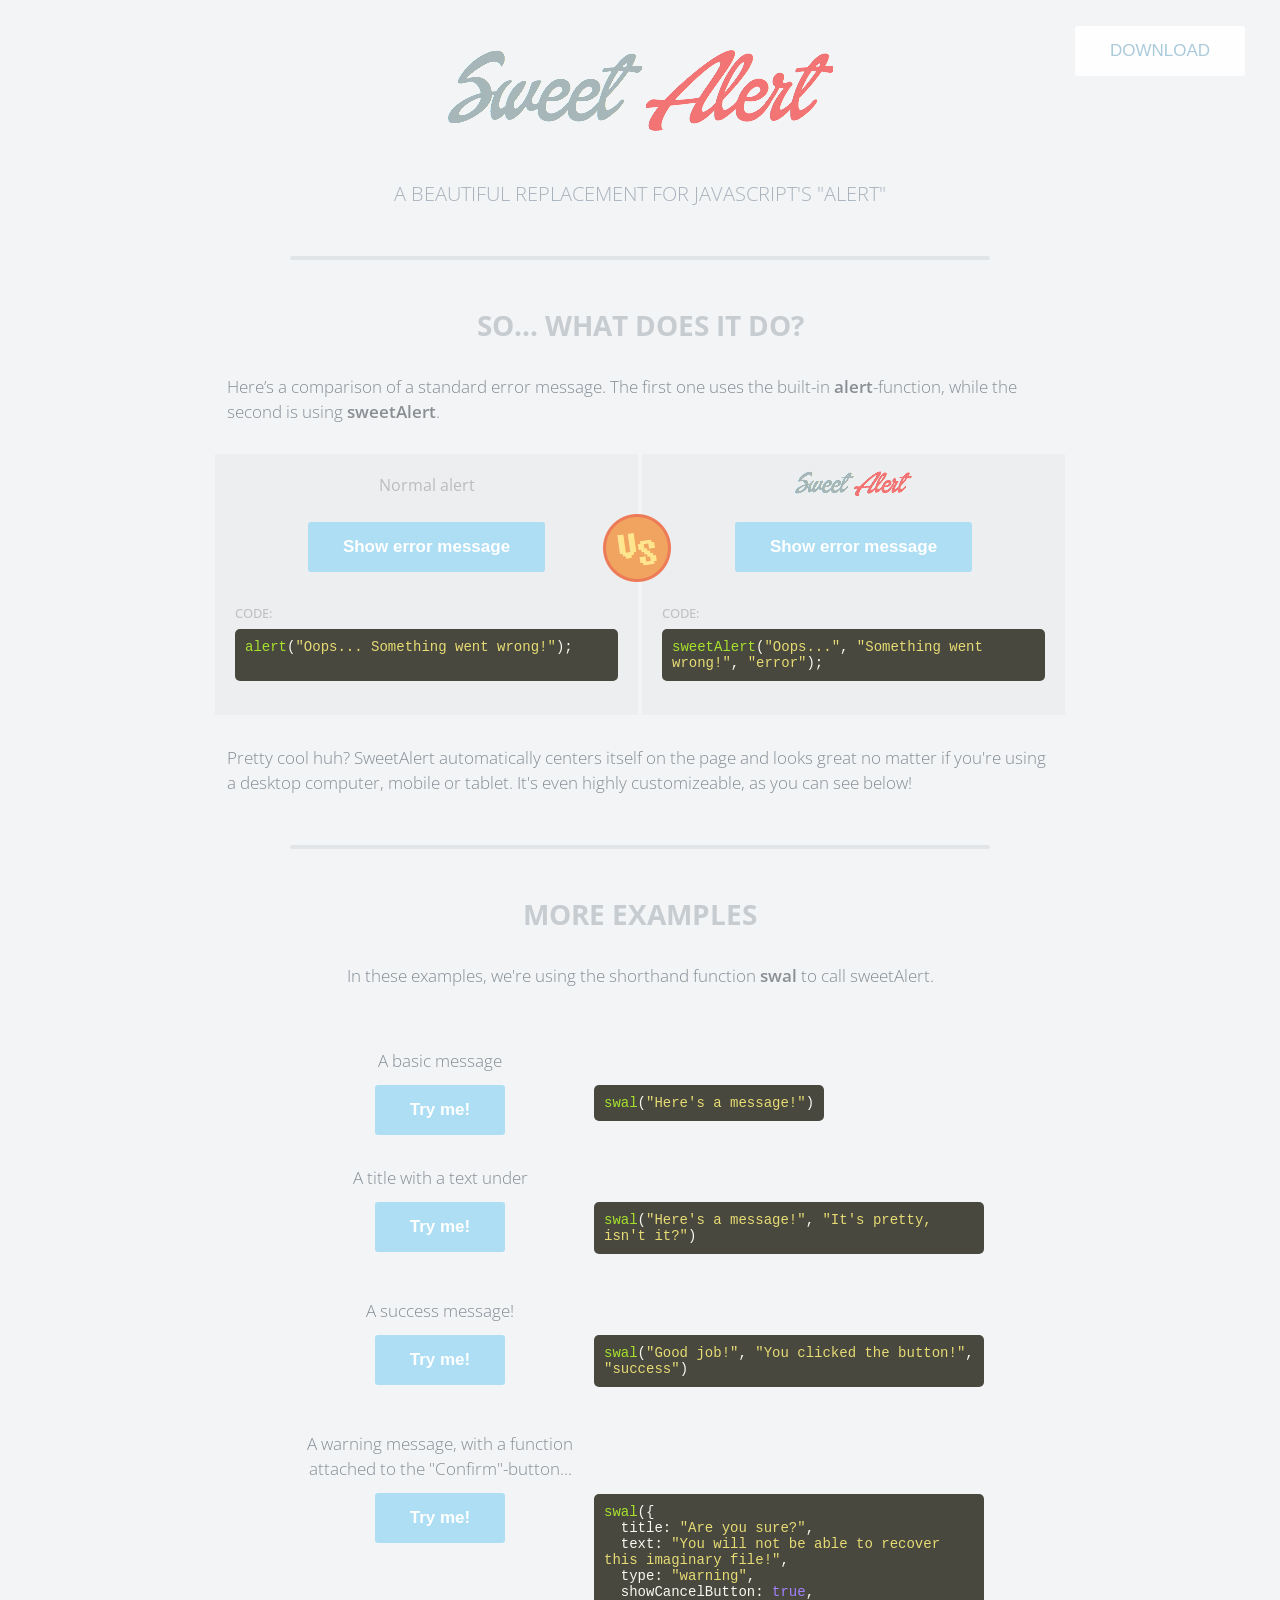
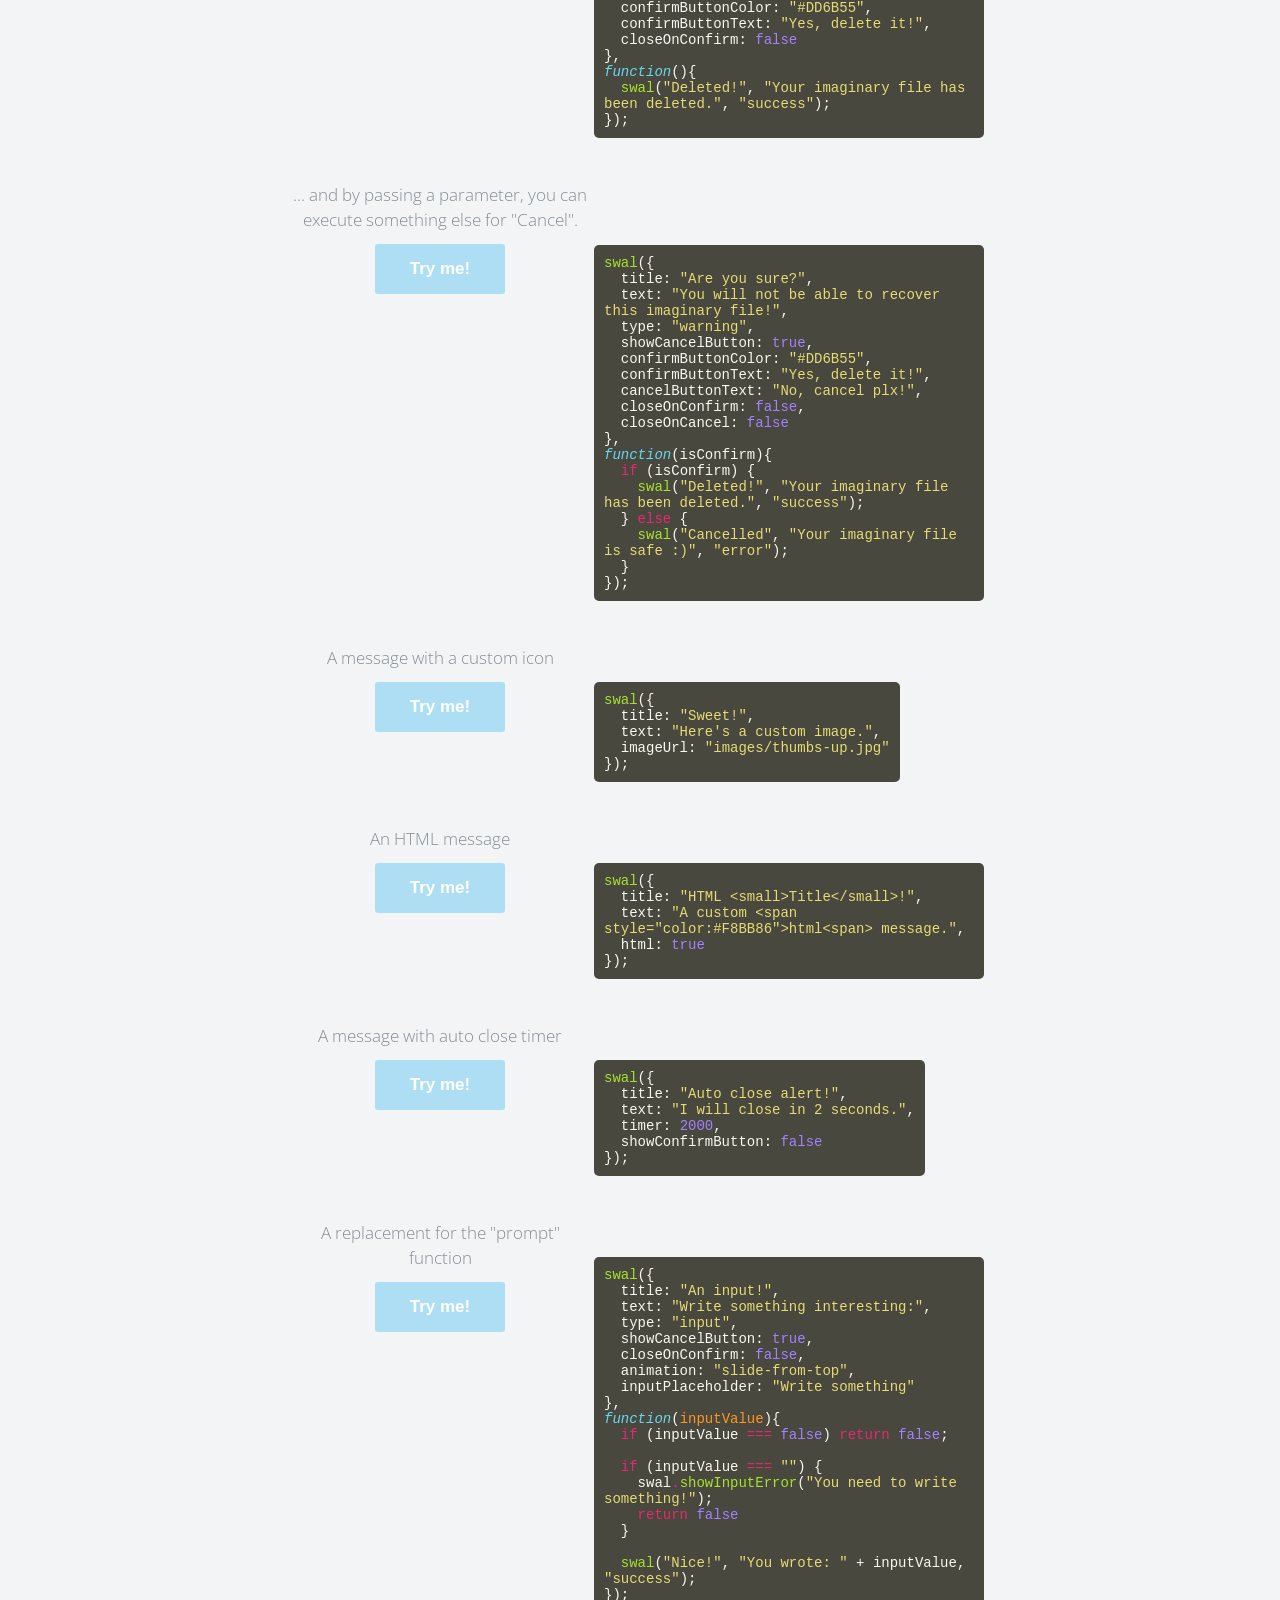
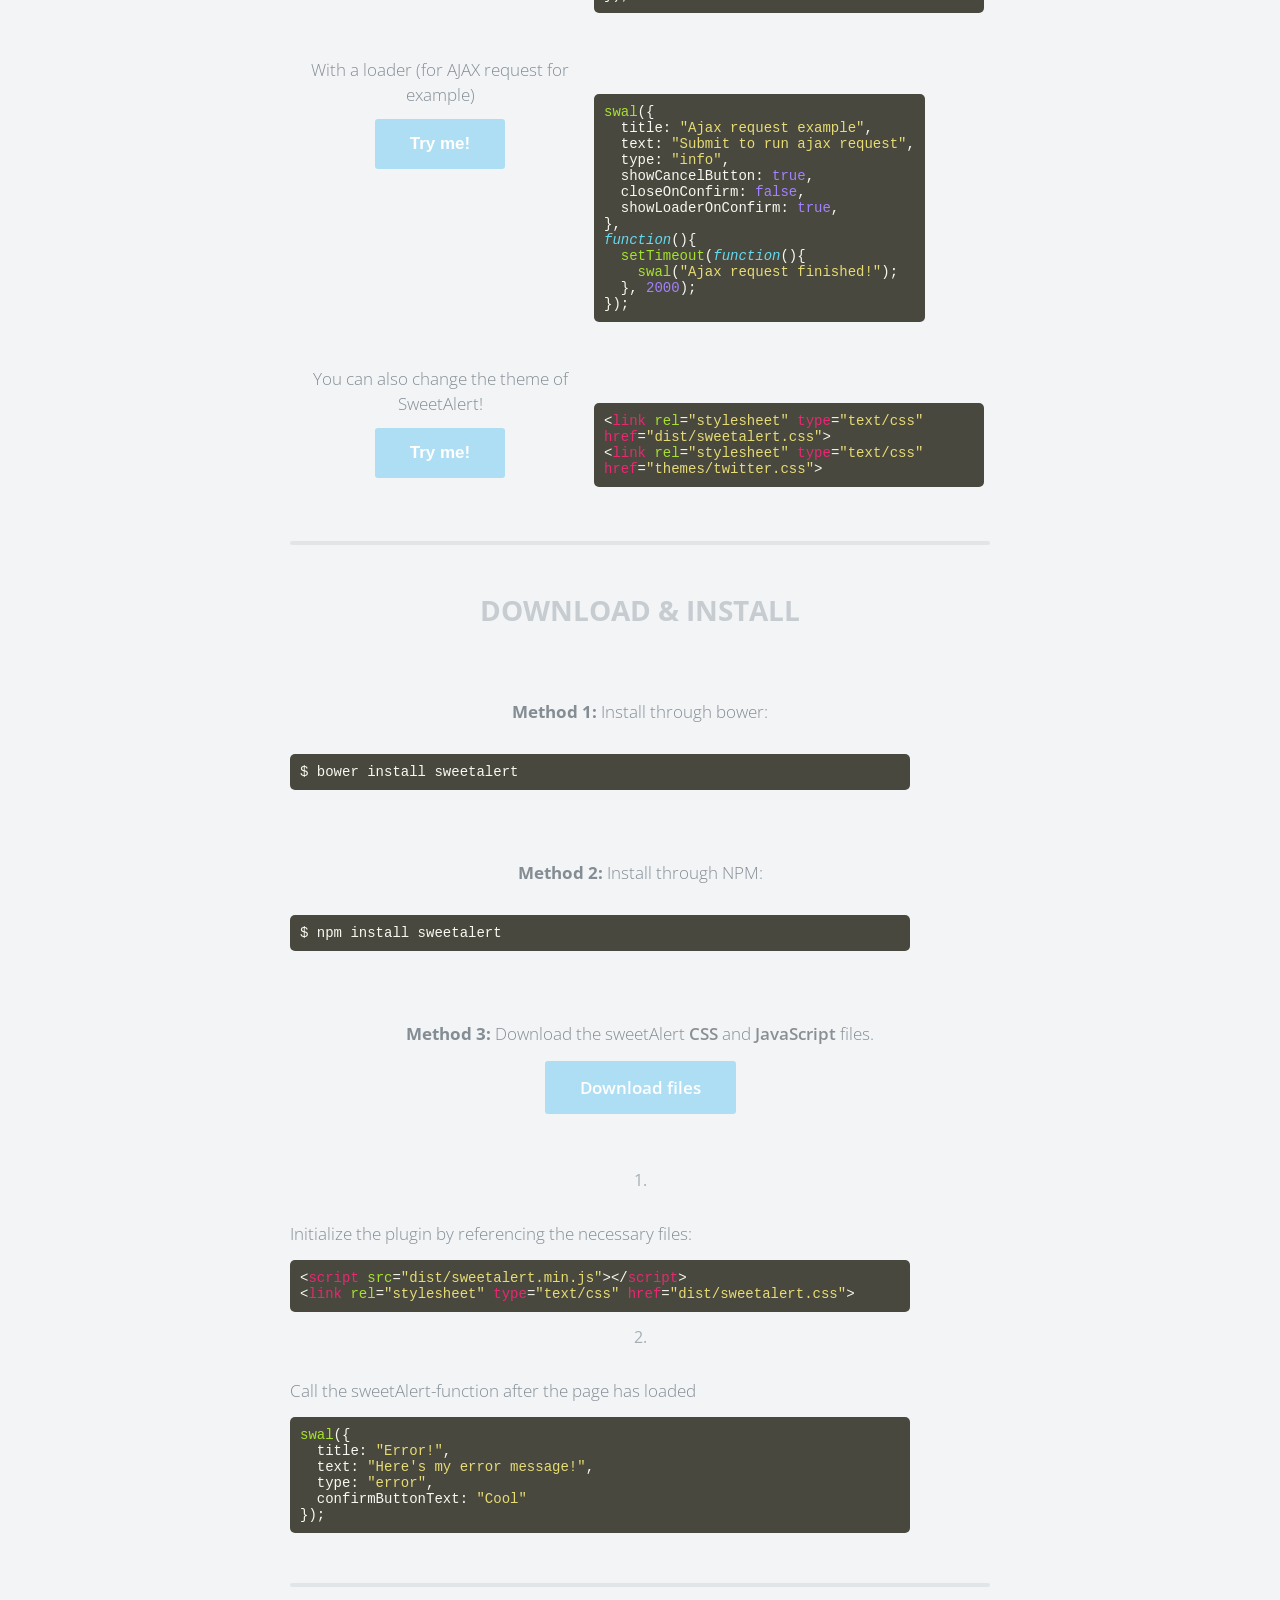
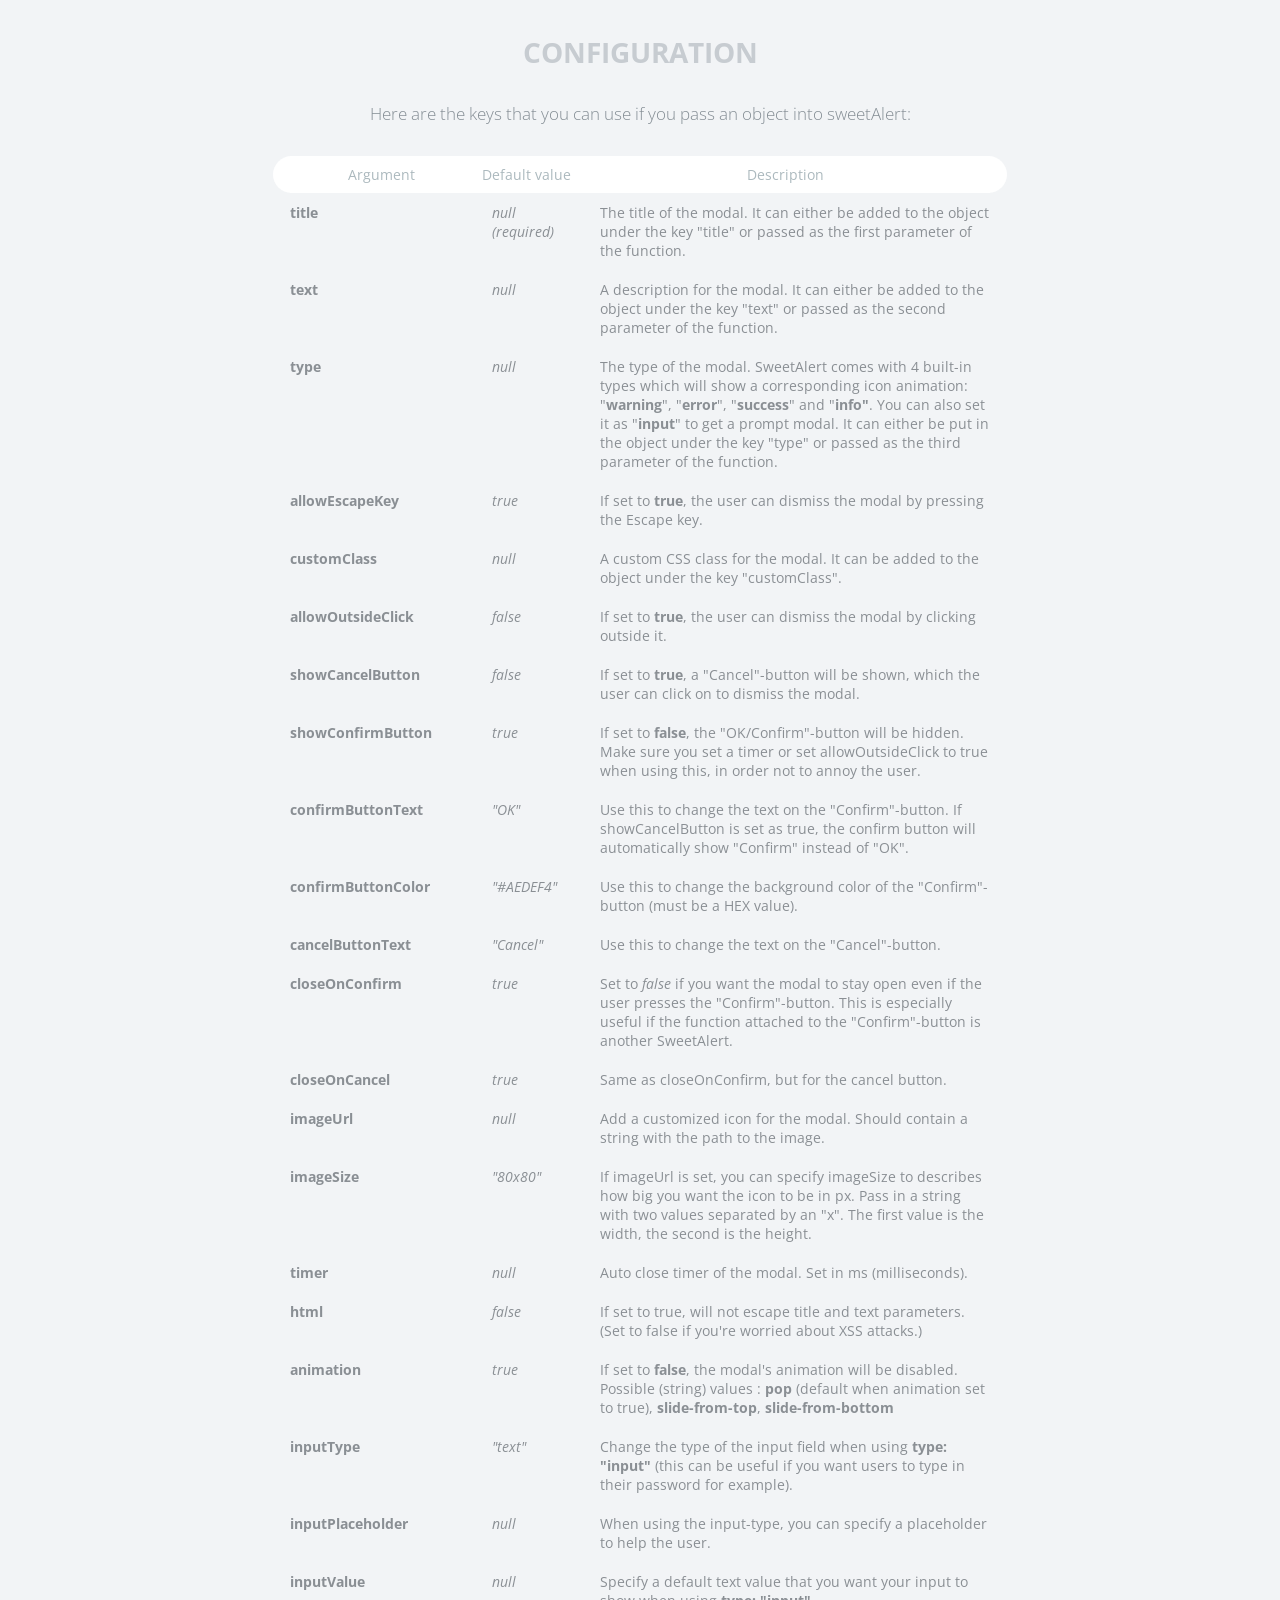
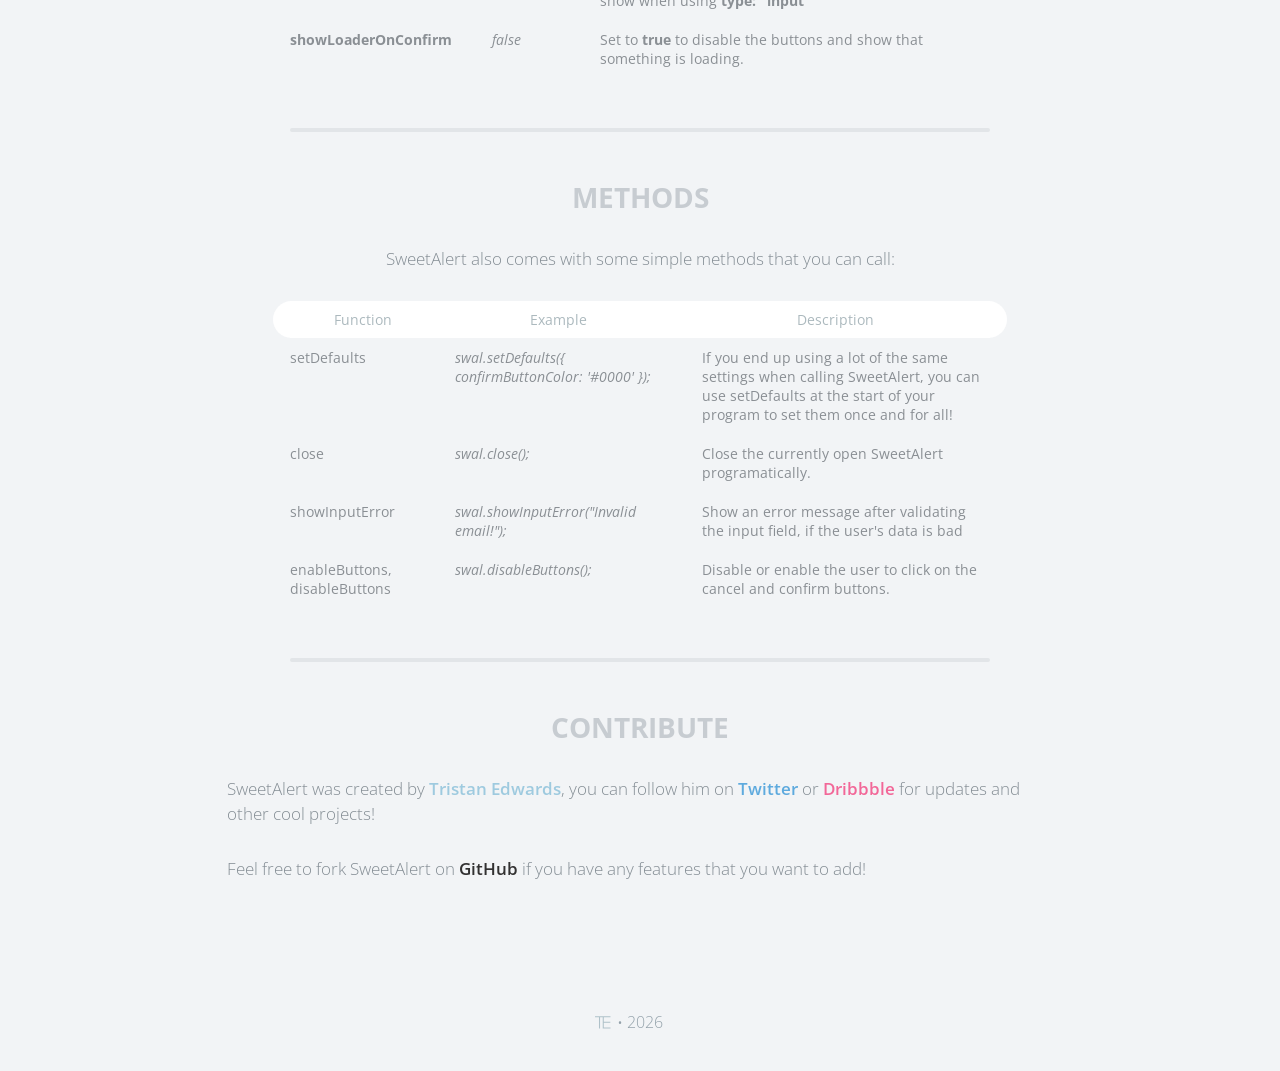
<file: ml_testing/assets/m/index.html>
<!doctype html>

<html>

<head>
  <meta charset="utf-8">
  <meta name="viewport" content="width=device-width, initial-scale=1, maximum-scale=1, user-scalable=0" />
  <title>SweetAlert</title>

  <link rel="stylesheet" href="example/example.css">
  <script src="https://code.jquery.com/jquery-2.1.3.min.js"></script>

  <!-- This is what you need -->
  <script src="dist/sweetalert-dev.js"></script>
  <link rel="stylesheet" href="dist/sweetalert.css">
  <!--.......................-->

</head>

<body>

<h1>Sweet Alert</h1>
<h2>A beautiful replacement for JavaScript's "Alert"</h2>
<button class="download">Download</button>

<!-- What does it do? -->
<h3>So... What does it do?</h3>
<p>Here’s a comparison of a standard error message. The first one uses the built-in <strong>alert</strong>-function, while the second is using <strong>sweetAlert</strong>.</p>

<div class="showcase normal">
	<h4>Normal alert</h4>
	<button>Show error message</button>

	<h5>Code:</h5>
	<pre><span class="attr">alert</span>(<span class="str">"Oops... Something went wrong!"</span>);

	</pre>

	<div class="vs-icon"></div>
</div>

<div class="showcase sweet">
	<h4>Sweet Alert</h4>
	<button>Show error message</button>

	<h5>Code:</h5>
	<pre><span class="attr">sweetAlert</span>(<span class="str">"Oops..."</span>, <span class="str">"Something went wrong!"</span>, <span class="str">"error"</span>);</pre>
</div>

<p>Pretty cool huh? SweetAlert automatically centers itself on the page and looks great no matter if you're using a desktop computer, mobile or tablet. It's even highly customizeable, as you can see below!</p>


<!-- Examples -->
<h3>More examples</h3>

<p class="center">In these examples, we're using the shorthand function <strong>swal</strong> to call sweetAlert.</p>

<ul class="examples">

	<li class="message">
		<div class="ui">
			<p>A basic message</p>
			<button>Try me!</button>
		</div>
		<pre><span class="attr">swal</span>(<span class="str">"Here's a message!"</span>)</pre>
	</li>

	<li class="title-text">
		<div class="ui">
			<p>A title with a text under</p>
			<button>Try me!</button>
		</div>
		<pre><span class="attr">swal</span>(<span class="str">"Here's a message!"</span>, <span class="str">"It's pretty, isn't it?"</span>)</pre>
	</li>

	<li class="success">
		<div class="ui">
			<p>A success message!</p>
			<button>Try me!</button>
		</div>
		<pre><span class="attr">swal</span>(<span class="str">"Good job!"</span>, <span class="str">"You clicked the button!"</span>, <span class="str">"success"</span>)</pre>
	</li>

	<li class="warning confirm">
		<div class="ui">
			<p>A warning message, with a function attached to the "Confirm"-button...</p>
			<button>Try me!</button>
		</div>
		<pre><span class="attr">swal</span>({
&nbsp;&nbsp;title: <span class="str">"Are you sure?"</span>,
&nbsp;&nbsp;text: <span class="str">"You will not be able to recover this imaginary file!"</span>,
&nbsp;&nbsp;type: <span class="str">"warning"</span>,
&nbsp;&nbsp;showCancelButton: <span class="val">true</span>,
&nbsp;&nbsp;confirmButtonColor: <span class="str">"#DD6B55"</span>,
&nbsp;&nbsp;confirmButtonText: <span class="str">"Yes, delete it!"</span>,
&nbsp;&nbsp;closeOnConfirm: <span class="val">false</span>
},
<span class="func"><i>function</i></span>(){
&nbsp;&nbsp;<span class="attr">swal</span>(<span class="str">"Deleted!"</span>, <span class="str">"Your imaginary file has been deleted."</span>, <span class="str">"success"</span>);
});</pre>
	</li>

	<li class="warning cancel">
		<div class="ui">
			<p>... and by passing a parameter, you can execute something else for "Cancel".</p>
			<button>Try me!</button>
		</div>
		<pre><span class="attr">swal</span>({
&nbsp;&nbsp;title: <span class="str">"Are you sure?"</span>,
&nbsp;&nbsp;text: <span class="str">"You will not be able to recover this imaginary file!"</span>,
&nbsp;&nbsp;type: <span class="str">"warning"</span>,
&nbsp;&nbsp;showCancelButton: <span class="val">true</span>,
&nbsp;&nbsp;confirmButtonColor: <span class="str">"#DD6B55"</span>,
&nbsp;&nbsp;confirmButtonText: <span class="str">"Yes, delete it!"</span>,
&nbsp;&nbsp;cancelButtonText: <span class="str">"No, cancel plx!"</span>,
&nbsp;&nbsp;closeOnConfirm: <span class="val">false</span>,
&nbsp;&nbsp;closeOnCancel: <span class="val">false</span>
},
<span class="func"><i>function</i></span>(isConfirm){
&nbsp;&nbsp;<span class="tag">if</span> (isConfirm) {
&nbsp;&nbsp;&nbsp;&nbsp;<span class="attr">swal</span>(<span class="str">"Deleted!"</span>, <span class="str">"Your imaginary file has been deleted."</span>, <span class="str">"success"</span>);
&nbsp;&nbsp;} <span class="tag">else</span> {
	&nbsp;&nbsp;&nbsp;&nbsp;<span class="attr">swal</span>(<span class="str">"Cancelled"</span>, <span class="str">"Your imaginary file is safe :)"</span>, <span class="str">"error"</span>);
&nbsp;&nbsp;}
});</pre>
	</li>

	<li class="custom-icon">
		<div class="ui">
			<p>A message with a custom icon</p>
			<button>Try me!</button>
		</div>
		<pre><span class="attr">swal</span>({
&nbsp;&nbsp;title: <span class="str">"Sweet!"</span>,
&nbsp;&nbsp;text: <span class="str">"Here's a custom image."</span>,
&nbsp;&nbsp;imageUrl: <span class="str">"images/thumbs-up.jpg"</span>
});</pre>
	</li>

	<li class="message-html">
		<div class="ui">
			<p>An HTML message</p>
			<button>Try me!</button>
		</div>
		<pre><span class="attr">swal</span>({
&nbsp;&nbsp;title: <span class="str">"HTML &lt;small&gt;Title&lt;/small&gt;!"</span>,
&nbsp;&nbsp;text: <span class="str">"A custom &lt;span style="color:#F8BB86"&gt;html&lt;span&gt; message."</span>,
&nbsp;&nbsp;html: <span class="val">true</span>
});</pre>
	</li>

	<li class="timer">
		<div class="ui">
			<p>A message with auto close timer</p>
			<button>Try me!</button>
		</div>
		<pre><span class="attr">swal</span>({
&nbsp;&nbsp;title: <span class="str">"Auto close alert!"</span>,
&nbsp;&nbsp;text: <span class="str">"I will close in 2 seconds."</span>,
&nbsp;&nbsp;timer: <span class="val">2000</span>,
&nbsp;&nbsp;showConfirmButton: <span class="val">false</span>
});</pre>
	</li>


	<li class="input">
		<div class="ui">
			<p>A replacement for the "prompt" function</p>
			<button>Try me!</button>
		</div>
		<pre><span class="attr">swal</span>({
&nbsp;&nbsp;title: <span class="str">"An input!"</span>,
&nbsp;&nbsp;text: <span class="str">"Write something interesting:"</span>,
&nbsp;&nbsp;type: <span class="str">"input"</span>,
&nbsp;&nbsp;showCancelButton: <span class="val">true</span>,
&nbsp;&nbsp;closeOnConfirm: <span class="val">false</span>,
&nbsp;&nbsp;animation: <span class="str">"slide-from-top"</span>,
&nbsp;&nbsp;inputPlaceholder: <span class="str">"Write something"</span>
},
<span class="func"><i>function</i></span>(<span class="arg">inputValue</span>){
&nbsp;&nbsp;<span class="tag">if</span> (inputValue <span class="tag">===</span> <span class="val">false</span>) <span class="tag">return</span> <span class="val">false</span>;
&nbsp;&nbsp;
&nbsp;&nbsp;<span class="tag">if</span> (inputValue <span class="tag">===</span> <span class="str">""</span>) {
&nbsp;&nbsp;&nbsp;&nbsp;swal<span class="tag">.</span><span class="attr">showInputError</span>(<span class="str">"You need to write something!"</span>);
&nbsp;&nbsp;&nbsp;&nbsp;<span class="tag">return</span> <span class="val">false</span>
&nbsp;&nbsp;}
&nbsp;&nbsp;
&nbsp;&nbsp;<span class="attr">swal</span>(<span class="str">"Nice!"</span>, <span class="str">"You wrote: "</span> + inputValue, <span class="str">"success"</span>);
});</pre>
	</li>

  <li class="ajax">
    <div class="ui">
			<p>With a loader (for AJAX request for example)</p>
			<button>Try me!</button>
		</div>
		<pre><span class="attr">swal</span>({
&nbsp;&nbsp;title: <span class="str">"Ajax request example"</span>,
&nbsp;&nbsp;text: <span class="str">"Submit to run ajax request"</span>,
&nbsp;&nbsp;type: <span class="str">"info"</span>,
&nbsp;&nbsp;showCancelButton: <span class="val">true</span>,
&nbsp;&nbsp;closeOnConfirm: <span class="val">false</span>,
&nbsp;&nbsp;showLoaderOnConfirm: <span class="val">true</span>,
},
<span class="func"><i>function</i></span>(){
&nbsp;&nbsp;<span class="attr">setTimeout</span>(<span class="func"><i>function</i></span>(){
&nbsp;&nbsp;&nbsp;&nbsp;<span class="attr">swal</span>(<span class="str">"Ajax request finished!"</span>);
&nbsp;&nbsp;}, <span class="val">2000</span>);
});</pre>
	</li>

	<li class="theme">
		<div class="ui">
			<p>You can also change the theme of SweetAlert!</p>
			<button>Try me!</button>
		</div>
		<pre>&lt;<span class="tag">link</span> <span class="attr">rel</span>=<span class="str">"stylesheet"</span> <span class="tag">type</span>=<span class="str">"text/css"</span> <span class="tag">href</span>=<span class="str">"dist/sweetalert.css"</span>&gt;
			&lt;<span class="tag">link</span> <span class="attr">rel</span>=<span class="str">"stylesheet"</span> <span class="tag">type</span>=<span class="str">"text/css"</span> <span class="tag">href</span>=<span class="str">"themes/twitter.css"</span>&gt;</pre>
	</li>

</ul>


<!-- Download & Install -->
<h3 id="download-section">Download & install</h3>

<div class="center-container">
	<p class="center"><b>Method 1:</b> Install through bower:</p>
	<pre class="center">$ bower install sweetalert</pre>
</div>

<div class="center-container">
	<p class="center"><b>Method 2:</b> Install through NPM:</p>
	<pre class="center">$ npm install sweetalert</pre>
</div>

<p class="center"><b>Method 3:</b> Download the sweetAlert <strong>CSS</strong> and <strong>JavaScript</strong> files.</p>

<a class="button" href="https://github.com/t4t5/sweetalert/archive/master.zip" download>Download files</a>

<ol>
	<li>
		<p>Initialize the plugin by referencing the necessary files:</p>
		<pre>&lt;<span class="tag">script</span> <span class="attr">src</span>=<span class="str">"dist/sweetalert.min.js"</span>&gt;&lt;/<span class="tag">script</span>&gt;
&lt;<span class="tag">link</span> <span class="attr">rel</span>=<span class="str">"stylesheet"</span> <span class="tag">type</span>=<span class="str">"text/css"</span> <span class="tag">href</span>=<span class="str">"dist/sweetalert.css"</span>&gt;</pre>
	</li>

	<li>
		<p>Call the sweetAlert-function after the page has loaded</p>
		<pre><span class="attr">swal</span>({
&nbsp;&nbsp;title: <span class="str">"Error!"</span>,
&nbsp;&nbsp;text: <span class="str">"Here's my error message!"</span>,
&nbsp;&nbsp;type: <span class="str">"error"</span>,
&nbsp;&nbsp;confirmButtonText: <span class="str">"Cool"</span>
});
</pre>
	</li>
</ol>



<!-- Configuration -->
<h3>Configuration</h3>

<p class="center">Here are the keys that you can use if you pass an object into sweetAlert:</p>

<table>
	<tr class="titles">
		<th>
			<div class="border-left"></div>
			Argument
		</th>
		<th>Default value</th>
		<th>
			<div class="border-right"></div>
			Description
		</th>
	</tr>
	<tr>
		<td><b>title</b></td>
		<td><i>null (required)</i></td>
		<td>The title of the modal. It can either be added to the object under the key "title" or passed as the first parameter of the function.</td>
	</tr>
	<tr>
		<td><b>text</b></td>
		<td><i>null</i></td>
		<td>A description for the modal. It can either be added to the object under the key "text" or passed as the second parameter of the function.</td>
	</tr>
	<tr>
		<td><b>type</b></td>
		<td><i>null</i></td>
		<td>The type of the modal. SweetAlert comes with 4 built-in types which will show a corresponding icon animation: "<strong>warning</strong>", "<strong>error</strong>", "<strong>success</strong>" and "<strong>info"</strong>. You can also set it as "<strong>input</strong>" to get a prompt modal. It can either be put in the object under the key "type" or passed as the third parameter of the function.</td>
	</tr>
    <tr>
      <td><b>allowEscapeKey</b></td>
      <td><i>true</i></td>
      <td>If set to <strong>true</strong>, the user can dismiss the modal by pressing the Escape key.</td>
    </tr>
	<tr>
		<td><b>customClass</b></td>
		<td><i>null</i></td>
		<td>A custom CSS class for the modal. It can be added to the object under the key "customClass".</td>
	</tr>
	<tr>
		<td><b>allowOutsideClick</b></td>
		<td><i>false</i></td>
		<td>If set to <strong>true</strong>, the user can dismiss the modal by clicking outside it.</td>
	</tr>
	<tr>
		<td><b>showCancelButton</b></td>
		<td><i>false</i></td>
		<td>If set to <strong>true</strong>, a "Cancel"-button will be shown, which the user can click on to dismiss the modal.</td>
	</tr>
	<tr>
		<td><b>showConfirmButton</b></td>
		<td><i>true</i></td>
		<td>If set to <strong>false</strong>, the "OK/Confirm"-button will be hidden. Make sure you set a timer or set allowOutsideClick to true when using this, in order not to annoy the user.</td>
	</tr>
	<tr>
		<td><b>confirmButtonText</b></td>
		<td><i>"OK"</i></td>
		<td>Use this to change the text on the "Confirm"-button. If showCancelButton is set as true, the confirm button will automatically show "Confirm" instead of "OK".</td>
	</tr>
	<tr>
		<td><b>confirmButtonColor</b></td>
		<td><i>"#AEDEF4"</i></td>
		<td>Use this to change the background color of the "Confirm"-button (must be a HEX value).</td>
	</tr>
	<tr>
		<td><b>cancelButtonText</b></td>
		<td><i>"Cancel"</i></td>
		<td>Use this to change the text on the "Cancel"-button.</td>
	</tr>
	<tr>
		<td><b>closeOnConfirm</b></td>
		<td><i>true</i></td>
		<td>Set to <i>false</i> if you want the modal to stay open even if the user presses the "Confirm"-button. This is especially useful if the function attached to the "Confirm"-button is another SweetAlert.</td>
	</tr>
	<tr>
		<td><b>closeOnCancel</b></td>
		<td><i>true</i></td>
		<td>Same as closeOnConfirm, but for the cancel button.</td>
	</tr>
	<tr>
		<td><b>imageUrl</b></td>
		<td><i>null</i></td>
		<td>Add a customized icon for the modal. Should contain a string with the path to the image.</td>
	</tr>
	<tr>
		<td><b>imageSize</b></td>
		<td><i>"80x80"</i></td>
		<td>If imageUrl is set, you can specify imageSize to describes how big you want the icon to be in px. Pass in a string with two values separated by an "x". The first value is the width, the second is the height.</td>
	</tr>
	<tr>
		<td><b>timer</b></td>
		<td><i>null</i></td>
		<td>Auto close timer of the modal. Set in ms (milliseconds).</td>
	</tr>
	<tr>
		<td><b>html</b></td>
		<td><i>false</i></td>
		<td>If set to true, will not escape title and text parameters. (Set to false if you're worried about XSS attacks.)</td>
	</tr>
	<tr>
		<td><b>animation</b></td>
		<td><i>true</i></td>
		<td>If set to <strong>false</strong>, the modal's animation will be disabled. Possible (string) values : <strong>pop</strong> (default when animation set to true), <strong>slide-from-top</strong>, <strong>slide-from-bottom</strong></td>
	</tr>
	<tr>
		<td><b>inputType</b></td>
		<td><i>"text"</i></td>
		<td>Change the type of the input field when using <strong>type: "input"</strong> (this can be useful if you want users to type in their password for example).</td>
	</tr>
	<tr>
		<td><b>inputPlaceholder</b></td>
		<td><i>null</i></td>
		<td>When using the input-type, you can specify a placeholder to help the user.</td>
	</tr>
	<tr>
		<td><b>inputValue</b></td>
		<td><i>null</i></td>
		<td>Specify a default text value that you want your input to show when using <strong>type: "input"</strong></td>
	</tr>
	<tr>
		<td><b>showLoaderOnConfirm</b></td>
		<td><i>false</i></td>
    <td>Set to <strong>true</strong> to disable the buttons and show that something is loading.</td>
	</tr>
</table>


<!-- Methods -->
<h3>Methods</h3>

<p class="center">SweetAlert also comes with some simple methods that you can call:</p>

<table>
	<tr class="titles">
		<th>
			<div class="border-left"></div>
			Function
		</th>
		<th>Example</th>
		<th>
			<div class="border-right"></div>
			Description
		</th>
	</tr>
	<tr>
		<td>setDefaults</td>
		<td><i>swal.setDefaults({ confirmButtonColor: '#0000' });</i></td>
		<td>If you end up using a lot of the same settings when calling SweetAlert, you can use setDefaults at the start of your program to set them once and for all!</td>
	</tr>
	<tr>
		<td>close</td>
		<td><i>swal.close();</i></td>
		<td>Close the currently open SweetAlert programatically.</td>
	</tr>
	<tr>
		<td>showInputError</td>
		<td><i>swal.showInputError("Invalid email!");</i></td>
		<td>Show an error message after validating the input field, if the user's data is bad</td>
	</tr>
	<tr>
		<td>enableButtons, disableButtons</td>
		<td><i>swal.disableButtons();</i></td>
		<td>Disable or enable the user to click on the cancel and confirm buttons.</td>
	</tr>
</table>



<!-- Contribute -->
<h3>Contribute</h3>
<p>SweetAlert was created by <a href="http://tristanedwards.me" target="_blank">Tristan Edwards</a>, you can follow him on <a href="https://twitter.com/t4t5" target="_blank" class="twitter">Twitter</a> or <a href="https://dribbble.com/tristanedwards" target="_blank" class="dribbble">Dribbble</a> for updates and other cool projects!</p>
<p>Feel free to fork SweetAlert on <a href="https://github.com/t4t5/sweetalert" class="github">GitHub</a> if you have any features that you want to add!</p>


<footer>
	<span class="te-logo">TE</span> • <script>document.write(new Date().getFullYear())</script>
</footer>


<script>

document.querySelector('button.download').onclick = function(){
	$("html, body").animate({ scrollTop: $("#download-section").offset().top }, 1000);
};

document.querySelector('.showcase.normal button').onclick = function(){
	alert("Oops... Something went wrong!");
};

document.querySelector('.showcase.sweet button').onclick = function(){
	swal("Oops...", "Something went wrong!", "error");
};

document.querySelector('ul.examples li.message button').onclick = function(){
	swal("Here's a message!");
};

document.querySelector('ul.examples li.timer button').onclick = function(){
	swal({
		title: "Auto close alert!",
		text: "I will close in 2 seconds.",
		timer: 2000,
		showConfirmButton: false
	});
};

document.querySelector('ul.examples li.title-text button').onclick = function(){
	swal("Here's a message!", "It's pretty, isn't it?");
};

document.querySelector('ul.examples li.success button').onclick = function(){
	swal("Good job!", "You clicked the button!", "success");
};

document.querySelector('ul.examples li.warning.confirm button').onclick = function(){
	swal({
		title: "Are you sure?",
		text: "You will not be able to recover this imaginary file!",
		type: "warning",
		showCancelButton: true,
		confirmButtonColor: '#DD6B55',
		confirmButtonText: 'Yes, delete it!',
		closeOnConfirm: false
	},
	function(){
		swal("Deleted!", "Your imaginary file has been deleted!", "success");
	});
};

document.querySelector('ul.examples li.warning.cancel button').onclick = function(){
	swal({
		title: "Are you sure?",
		text: "You will not be able to recover this imaginary file!",
		type: "warning",
		showCancelButton: true,
		confirmButtonColor: '#DD6B55',
		confirmButtonText: 'Yes, delete it!',
		cancelButtonText: "No, cancel plx!",
		closeOnConfirm: false,
		closeOnCancel: false
	},
	function(isConfirm){
    if (isConfirm){
      swal("Deleted!", "Your imaginary file has been deleted!", "success");
    } else {
      swal("Cancelled", "Your imaginary file is safe :)", "error");
    }
	});
};

document.querySelector('ul.examples li.custom-icon button').onclick = function(){
	swal({
		title: "Sweet!",
		text: "Here's a custom image.",
		imageUrl: 'example/images/thumbs-up.jpg'
	});
};

document.querySelector('ul.examples li.message-html button').onclick = function(){
	swal({
		title: "HTML <small>Title</small>!",
		text: 'A custom <span style="color:#F8BB86">html<span> message.',
		html: true
	});
};

document.querySelector('ul.examples li.input button').onclick = function(){
	swal({
		title: "An input!",
		text: 'Write something interesting:',
		type: 'input',
		showCancelButton: true,
		closeOnConfirm: false,
		animation: "slide-from-top",
		inputPlaceholder: "Write something",
	},
	function(inputValue){
		if (inputValue === false) return false;

		if (inputValue === "") {
			swal.showInputError("You need to write something!");
			return false;
		}
    
		swal("Nice!", 'You wrote: ' + inputValue, "success");

	});
};

document.querySelector('ul.examples li.theme button').onclick = function() {
	swal({
		title: "Themes!",
		text: "Here's the Twitter theme for SweetAlert!",
		confirmButtonText: "Cool!",
		customClass: 'twitter'
	});
};

document.querySelector('ul.examples li.ajax button').onclick = function() {
  swal({
    title: 'Ajax request example',
    text: 'Submit to run ajax request',
    type: 'info',
    showCancelButton: true,
    closeOnConfirm: false,
    showLoaderOnConfirm: true,
  }, function(){
    setTimeout(function() {
      swal('Ajax request finished!');
    }, 2000);
  });
};

</script>



</body>

</html>
</file>
<file: ml_testing/assets/m/example/example.css>
@import url(http://fonts.googleapis.com/css?family=Open+Sans:400,600,700,300);
@import url(http://fonts.googleapis.com/css?family=Open+Sans+Condensed:700);
body {
  background-color: #f2f4f6;
  font-family: 'Open Sans', sans-serif;
  text-align: center; }

h1 {
  background-image: url("images/logo_big.png");
  background-image: -webkit-image-set(url("images/logo_big.png") 1x, url("images/logo_big@2x.png") 2x);
  width: 385px;
  height: 81px;
  text-indent: -9999px;
  white-space: nowrap;
  margin: 50px auto; }
  @media all and (max-width: 420px) {
    h1 {
      width: 300px;
      background-size: contain;
      background-repeat: no-repeat;
      background-position: center; } }
  @media all and (max-width: 330px) {
    h1 {
      width: 250px; } }

h2 {
  font-size: 20px;
  color: #A9B2BC;
  line-height: 25px;
  text-transform: uppercase;
  font-weight: 300;
  text-align: center;
  display: block; }

h3 {
  font-size: 28px;
  color: #C7CCD1;
  text-transform: uppercase;
  font-family: 'Open Sans Condensed', sans-serif;
  margin-top: 100px;
  text-align: center;
  position: relative; }
  h3#download-section {
    margin-top: 50px;
    padding-top: 40px; }
  h3::after {
    content: "";
    background-color: #e2e5e8;
    height: 4px;
    width: 700px;
    left: 50%;
    margin-left: -350px;
    position: absolute;
    margin-top: -50px;
    border-radius: 2px; }
    @media all and (max-width: 740px) {
      h3::after {
        width: auto;
        left: 20px;
        right: 20px;
        margin-left: 0; } }

a {
  text-decoration: none; }

p {
  max-width: 826px;
  margin: 30px auto;
  font-size: 17px;
  font-weight: 300;
  color: #848D94;
  line-height: 25px;
  text-align: left; }
  p.center {
    text-align: center; }
  p strong {
    color: #8A8F94;
    font-weight: 600; }
  p a {
    color: #9ECADF;
    font-weight: 600; }
    p a:hover {
      text-decoration: underline; }
    p a.twitter {
      color: #5eaade; }
    p a.dribbble {
      color: #f26798; }
    p a.github {
      color: #323131; }

button, .button {
  background-color: #AEDEF4;
  color: white;
  border: none;
  box-shadow: none;
  font-size: 17px;
  font-weight: 500;
  font-weight: 600;
  border-radius: 3px;
  padding: 15px 35px;
  margin: 26px 5px 0 5px;
  cursor: pointer; }
  button:focus, .button:focus {
    outline: none; }
  button:hover, .button:hover {
    background-color: #a1d9f2; }
  button:active, .button:active {
    background-color: #81ccee; }
  button.cancel, .button.cancel {
    background-color: #D0D0D0; }
    button.cancel:hover, .button.cancel:hover {
      background-color: #c8c8c8; }
    button.cancel:active, .button.cancel:active {
      background-color: #b6b6b6; }
  button.download, .button.download {
    position: fixed;
    right: 30px;
    top: 0;
    background-color: rgba(255, 255, 255, 0.9);
    color: #ABCADA;
    font-weight: 500;
    text-transform: uppercase;
    z-index: 3; }
    @media all and (max-width: 1278px) {
      button.download, .button.download {
        display: none; } }

.center-container {
  max-width: 700px;
  margin: 70px auto; }

pre {
  background-color: #49483e;
  color: #f8f8f2;
  padding: 10px;
  border-radius: 5px;
  white-space: pre-line;
  text-align: left;
  font-size: 14px;
  max-width: 600px; }
  pre .str {
    color: #e6db74; }
  pre .func {
    color: #66d9ef; }
  pre .val {
    color: #a381ff; }
  pre .tag {
    color: #e92772; }
  pre .attr {
    color: #a6e22d; }
  pre .arg {
    color: #fd9720; }

.showcase {
  background-color: #eceef0;
  padding: 20px;
  display: inline-block;
  width: 383px;
  vertical-align: top;
  position: relative; }
  @media all and (max-width: 865px) {
    .showcase {
      margin: 5px auto;
      padding: 46px 20px; } }
  @media all and (max-width: 440px) {
    .showcase {
      width: auto; } }
  .showcase h4 {
    font-size: 16px;
    color: #BCBCBC;
    line-height: 22px;
    margin: 0 auto;
    font-weight: 400; }
  .showcase.sweet h4 {
    width: 117px;
    height: 25px;
    margin-top: -3px;
    text-indent: -9999px;
    background-image: url("images/logo_small.png");
    background-image: -webkit-image-set(url("images/logo_small.png") 1x, url("images/logo_small@2x.png") 2x); }
  .showcase h5 {
    margin-bottom: -7px;
    text-align: left;
    font-weight: 500;
    text-transform: uppercase;
    color: #c2c2c2; }
  .showcase button {
    margin-bottom: 10px; }
  .showcase .vs-icon {
    background-image: url("images/vs_icon.png");
    background-image: -webkit-image-set(url("images/vs_icon.png") 1x, url("images/vs_icon@2x.png") 2x);
    width: 69px;
    height: 69px;
    position: absolute;
    right: -34px;
    top: 60px;
    z-index: 2; }
    @media all and (max-width: 865px) {
      .showcase .vs-icon {
        margin: 5px auto;
        right: auto;
        left: 50%;
        margin-left: -35px;
        top: auto;
        bottom: -35px; } }

ul.examples {
  list-style-type: none;
  width: 700px;
  margin: 0 auto;
  text-align: left;
  padding-left: 0; }
  @media all and (max-width: 758px) {
    ul.examples {
      width: auto; } }
  ul.examples li {
    padding-left: 0; }
  ul.examples .ui, ul.examples pre {
    display: inline-block;
    vertical-align: top; }
    @media all and (max-width: 758px) {
      ul.examples .ui, ul.examples pre {
        display: block;
        max-width: none;
        margin: 0 auto; } }
  ul.examples .ui {
    width: 300px;
    text-align: center; }
    ul.examples .ui button {
      margin-top: 12px; }
    ul.examples .ui p {
      text-align: center;
      margin-bottom: 0; }
  ul.examples pre {
    max-width: 370px;
    margin-top: 67px; }
    @media all and (max-width: 758px) {
      ul.examples pre {
        margin-top: 16px !important;
        margin-bottom: 60px; } }
  ul.examples .warning pre {
    margin-top: 93px; }

ol {
  max-width: 700px;
  margin: 70px auto;
  list-style-position: inside;
  padding-left: 0; }
  ol li {
    color: #A7ADB2; }
    ol li p {
      margin-bottom: 10px; }

table {
  width: 700px;
  font-size: 14px;
  color: #8a8f94;
  margin: 10px auto;
  text-align: left;
  border-collapse: collapse; }
  @media all and (max-width: 750px) {
    table {
      width: auto;
      margin: 10px 20px; } }
  table th {
    background-color: white;
    padding: 9px;
    color: #acb9be;
    font-weight: 400;
    text-align: center;
    position: relative; }
    table th .border-left, table th .border-right {
      position: absolute;
      background-color: white;
      border-radius: 50%;
      top: 0;
      left: -17px;
      width: 37px;
      height: 37px; }
    table th .border-right {
      left: auto;
      right: -17px; }
    @media all and (max-width: 750px) {
      table th:nth-child(2) {
        display: none; } }
  table td {
    padding: 10px 20px;
    vertical-align: top; }
    table td:first-child {
      padding-left: 0px; }
    table td:last-child {
      padding-right: 0px; }
    @media all and (max-width: 750px) {
      table td:nth-child(2) {
        display: none; } }
    @media all and (max-width: 360px) {
      table td {
        padding: 10px 4px; }
        table td b {
          font-size: 13px; } }

footer {
  margin-top: 100px;
  padding-bottom: 30px;
  color: #9A999F;
  display: inline-block;
  position: relative;
  color: gray;
  font-weight: 400;
  color: #93a1aa;
  font-weight: 300; }
  footer .te-logo {
    text-indent: -99999px;
    background-size: contain;
    background-repeat: no-repeat;
    background-position: center center;
    height: 16px;
    width: 16px;
    display: inline-block;
    margin-right: 5px;
    background-image: url("images/te-logo-small.svg");
    position: absolute;
    left: -22px;
    top: 3px; }

.sweet-alert.twitter {
  font-family: "Helvetica Neue", Helvetica, Arial, sans-serif;
  padding: 15px;
  padding-top: 55px;
  text-align: right;
  border-radius: 6px;
  box-shadow: 0px 0px 0px 1px rgba(0, 0, 0, 0.11), 0px 6px 30px rgba(0, 0, 0, 0.14); }
  .sweet-alert.twitter ~ .sweet-overlay {
    background: rgba(41, 47, 51, 0.9); }
  .sweet-alert.twitter h2 {
    position: absolute;
    top: 0;
    left: 0;
    right: 0;
    height: 40px;
    line-height: 40px;
    font-size: 16px;
    font-weight: 400;
    color: #8899a6;
    margin: 0;
    color: #66757f;
    border-bottom: 1px solid #e1e8ed; }
  .sweet-alert.twitter p {
    display: block;
    text-align: center;
    color: #66757f;
    font-weight: 400;
    font-size: 13px;
    margin-top: 7px; }
  .sweet-alert.twitter .sa-button-container {
    background-color: #f5f8fa;
    border-top: 1px solid #e1e8ed;
    box-shadow: 0px -1px 0px white;
    margin: -15px;
    margin-top: 0; }
  .sweet-alert.twitter[data-has-confirm-button=false][data-has-cancel-button=false] {
    padding-bottom: 10px; }
    .sweet-alert.twitter[data-has-confirm-button=false][data-has-cancel-button=false] .sa-button-container {
      display: none; }
  .sweet-alert.twitter button {
    border-radius: 2px;
    box-shadow: none !important;
    text-shadow: 0px -1px 0px rgba(0, 0, 0, 0.3);
    margin: 17px 0px;
    border-radius: 4px;
    font-size: 14px;
    font-weight: 600;
    padding: 8px 16px;
    position: relative; }
    .sweet-alert.twitter button:focus, .sweet-alert.twitter button.cancel:focus {
      box-shadow: none !important; }
      .sweet-alert.twitter button:focus::before, .sweet-alert.twitter button.cancel:focus::before {
        content: "";
        position: absolute;
        left: -5px;
        top: -5px;
        right: -5px;
        bottom: -5px;
        border: 2px solid #a5b0b4;
        border-radius: 8px; }
    .sweet-alert.twitter button.confirm {
      background-color: #55acee !important;
      background-image: linear-gradient(transparent, rgba(0, 0, 0, 0.05));
      -ms-filter: "progid:DXImageTransform.Microsoft.gradient(startColorstr=#00000000, endColorstr=#0C000000)";
      border: 1px solid #3b88c3;
      box-shadow: inset 0 1px 0 rgba(255, 255, 255, 0.15);
      margin-right: 15px; }
      .sweet-alert.twitter button.confirm:hover {
        background-color: #55acee;
        background-image: linear-gradient(transparent, rgba(0, 0, 0, 0.15));
        -ms-filter: "progid:DXImageTransform.Microsoft.gradient(startColorstr=#00000000, endColorstr=#26000000)";
        border-color: #3b88c3; }
    .sweet-alert.twitter button.cancel {
      color: #66757e;
      background-color: #f5f8fa;
      background-image: linear-gradient(#fff, #f5f8fa);
      text-shadow: 0px -1px 0px white;
      margin-right: 9px;
      border: 1px solid #e1e8ed; }
      .sweet-alert.twitter button.cancel:hover, .sweet-alert.twitter button.cancel:focus:hover {
        background-color: #e1e8ed;
        background-image: linear-gradient(#fff, #e1e8ed);
        -ms-filter: "progid:DXImageTransform.Microsoft.gradient(enabled=false)";
        border-color: #e1e8ed; }
      .sweet-alert.twitter button.cancel:focus {
        background: #fff;
        border-color: #fff; }
  .sweet-alert.twitter .sa-icon {
    transform: scale(0.72);
    margin-bottom: -2px;
    margin-top: -10px; }
  .sweet-alert.twitter input {
    border: 1px solid #e1e8ed;
    border-radius: 3px;
    padding: 10px 7px;
    height: auto;
    box-shadow: none;
    font-size: 13px;
    margin: 10px 0; }
    .sweet-alert.twitter input:focus {
      border-color: #94A1A6;
      box-shadow: inset 0 0 0 1px rgba(77, 99, 107, 0.7); }
  .sweet-alert.twitter fieldset .sa-input-error {
    display: none; }
  .sweet-alert.twitter .sa-error-container {
    text-align: center;
    border: none;
    background-color: #fbedc0;
    margin-bottom: 6px; }
    .sweet-alert.twitter .sa-error-container.show {
      border: 1px solid #f0e1b9; }
    .sweet-alert.twitter .sa-error-container .icon {
      display: none; }
    .sweet-alert.twitter .sa-error-container p {
      color: #292f33;
      font-weight: 600;
      margin-top: 0; }
</file>
<file: ml_testing/assets/m/dist/sweetalert.css>
body.stop-scrolling {
  height: 100%;
  overflow: hidden; }

.sweet-overlay {
  background-color: black;
  /* IE8 */
  -ms-filter: "progid:DXImageTransform.Microsoft.Alpha(Opacity=40)";
  /* IE8 */
  background-color: rgba(0, 0, 0, 0.4);
  position: fixed;
  left: 0;
  right: 0;
  top: 0;
  bottom: 0;
  display: none;
  z-index: 10000; }

.sweet-alert {
  background-color: white;
  font-family: 'Open Sans', 'Helvetica Neue', Helvetica, Arial, sans-serif;
  width: 478px;
  padding: 17px;
  border-radius: 5px;
  text-align: center;
  position: fixed;
  left: 50%;
  top: 50%;
  margin-left: -256px;
  margin-top: -200px;
  overflow: hidden;
  display: none;
  z-index: 99999; }
  @media all and (max-width: 540px) {
    .sweet-alert {
      width: auto;
      margin-left: 0;
      margin-right: 0;
      left: 15px;
      right: 15px; } }
  .sweet-alert h2 {
    color: #575757;
    font-size: 30px;
    text-align: center;
    font-weight: 600;
    text-transform: none;
    position: relative;
    margin: 25px 0;
    padding: 0;
    line-height: 40px;
    display: block; }
  .sweet-alert p {
    color: #797979;
    font-size: 16px;
    text-align: center;
    font-weight: 300;
    position: relative;
    text-align: inherit;
    float: none;
    margin: 0;
    padding: 0;
    line-height: normal; }
  .sweet-alert fieldset {
    border: none;
    position: relative; }
  .sweet-alert .sa-error-container {
    background-color: #f1f1f1;
    margin-left: -17px;
    margin-right: -17px;
    overflow: hidden;
    padding: 0 10px;
    max-height: 0;
    webkit-transition: padding 0.15s, max-height 0.15s;
    transition: padding 0.15s, max-height 0.15s; }
    .sweet-alert .sa-error-container.show {
      padding: 10px 0;
      max-height: 100px;
      webkit-transition: padding 0.2s, max-height 0.2s;
      transition: padding 0.25s, max-height 0.25s; }
    .sweet-alert .sa-error-container .icon {
      display: inline-block;
      width: 24px;
      height: 24px;
      border-radius: 50%;
      background-color: #ea7d7d;
      color: white;
      line-height: 24px;
      text-align: center;
      margin-right: 3px; }
    .sweet-alert .sa-error-container p {
      display: inline-block; }
  .sweet-alert .sa-input-error {
    position: absolute;
    top: 29px;
    right: 26px;
    width: 20px;
    height: 20px;
    opacity: 0;
    -webkit-transform: scale(0.5);
    transform: scale(0.5);
    -webkit-transform-origin: 50% 50%;
    transform-origin: 50% 50%;
    -webkit-transition: all 0.1s;
    transition: all 0.1s; }
    .sweet-alert .sa-input-error::before, .sweet-alert .sa-input-error::after {
      content: "";
      width: 20px;
      height: 6px;
      background-color: #f06e57;
      border-radius: 3px;
      position: absolute;
      top: 50%;
      margin-top: -4px;
      left: 50%;
      margin-left: -9px; }
    .sweet-alert .sa-input-error::before {
      -webkit-transform: rotate(-45deg);
      transform: rotate(-45deg); }
    .sweet-alert .sa-input-error::after {
      -webkit-transform: rotate(45deg);
      transform: rotate(45deg); }
    .sweet-alert .sa-input-error.show {
      opacity: 1;
      -webkit-transform: scale(1);
      transform: scale(1); }
  .sweet-alert input {
    width: 100%;
    box-sizing: border-box;
    border-radius: 3px;
    border: 1px solid #d7d7d7;
    height: 43px;
    margin-top: 10px;
    margin-bottom: 17px;
    font-size: 18px;
    box-shadow: inset 0px 1px 1px rgba(0, 0, 0, 0.06);
    padding: 0 12px;
    display: none;
    -webkit-transition: all 0.3s;
    transition: all 0.3s; }
    .sweet-alert input:focus {
      outline: none;
      box-shadow: 0px 0px 3px #c4e6f5;
      border: 1px solid #b4dbed; }
      .sweet-alert input:focus::-moz-placeholder {
        transition: opacity 0.3s 0.03s ease;
        opacity: 0.5; }
      .sweet-alert input:focus:-ms-input-placeholder {
        transition: opacity 0.3s 0.03s ease;
        opacity: 0.5; }
      .sweet-alert input:focus::-webkit-input-placeholder {
        transition: opacity 0.3s 0.03s ease;
        opacity: 0.5; }
    .sweet-alert input::-moz-placeholder {
      color: #bdbdbd; }
    .sweet-alert input:-ms-input-placeholder {
      color: #bdbdbd; }
    .sweet-alert input::-webkit-input-placeholder {
      color: #bdbdbd; }
  .sweet-alert.show-input input {
    display: block; }
  .sweet-alert .sa-confirm-button-container {
    display: inline-block;
    position: relative; }
  .sweet-alert .la-ball-fall {
    position: absolute;
    left: 50%;
    top: 50%;
    margin-left: -27px;
    margin-top: 4px;
    opacity: 0;
    visibility: hidden; }
  .sweet-alert button {
    background-color: #8CD4F5;
    color: white;
    border: none;
    box-shadow: none;
    font-size: 17px;
    font-weight: 500;
    -webkit-border-radius: 4px;
    border-radius: 5px;
    padding: 10px 32px;
    margin: 26px 5px 0 5px;
    cursor: pointer; }
    .sweet-alert button:focus {
      outline: none;
      box-shadow: 0 0 2px rgba(128, 179, 235, 0.5), inset 0 0 0 1px rgba(0, 0, 0, 0.05); }
    .sweet-alert button:hover {
      background-color: #7ecff4; }
    .sweet-alert button:active {
      background-color: #5dc2f1; }
    .sweet-alert button.cancel {
      background-color: #C1C1C1; }
      .sweet-alert button.cancel:hover {
        background-color: #b9b9b9; }
      .sweet-alert button.cancel:active {
        background-color: #a8a8a8; }
      .sweet-alert button.cancel:focus {
        box-shadow: rgba(197, 205, 211, 0.8) 0px 0px 2px, rgba(0, 0, 0, 0.0470588) 0px 0px 0px 1px inset !important; }
    .sweet-alert button[disabled] {
      opacity: .6;
      cursor: default; }
    .sweet-alert button.confirm[disabled] {
      color: transparent; }
      .sweet-alert button.confirm[disabled] ~ .la-ball-fall {
        opacity: 1;
        visibility: visible;
        transition-delay: 0s; }
    .sweet-alert button::-moz-focus-inner {
      border: 0; }
  .sweet-alert[data-has-cancel-button=false] button {
    box-shadow: none !important; }
  .sweet-alert[data-has-confirm-button=false][data-has-cancel-button=false] {
    padding-bottom: 40px; }
  .sweet-alert .sa-icon {
    width: 80px;
    height: 80px;
    border: 4px solid gray;
    -webkit-border-radius: 40px;
    border-radius: 40px;
    border-radius: 50%;
    margin: 20px auto;
    padding: 0;
    position: relative;
    box-sizing: content-box; }
    .sweet-alert .sa-icon.sa-error {
      border-color: #F27474; }
      .sweet-alert .sa-icon.sa-error .sa-x-mark {
        position: relative;
        display: block; }
      .sweet-alert .sa-icon.sa-error .sa-line {
        position: absolute;
        height: 5px;
        width: 47px;
        background-color: #F27474;
        display: block;
        top: 37px;
        border-radius: 2px; }
        .sweet-alert .sa-icon.sa-error .sa-line.sa-left {
          -webkit-transform: rotate(45deg);
          transform: rotate(45deg);
          left: 17px; }
        .sweet-alert .sa-icon.sa-error .sa-line.sa-right {
          -webkit-transform: rotate(-45deg);
          transform: rotate(-45deg);
          right: 16px; }
    .sweet-alert .sa-icon.sa-warning {
      border-color: #F8BB86; }
      .sweet-alert .sa-icon.sa-warning .sa-body {
        position: absolute;
        width: 5px;
        height: 47px;
        left: 50%;
        top: 10px;
        -webkit-border-radius: 2px;
        border-radius: 2px;
        margin-left: -2px;
        background-color: #F8BB86; }
      .sweet-alert .sa-icon.sa-warning .sa-dot {
        position: absolute;
        width: 7px;
        height: 7px;
        -webkit-border-radius: 50%;
        border-radius: 50%;
        margin-left: -3px;
        left: 50%;
        bottom: 10px;
        background-color: #F8BB86; }
    .sweet-alert .sa-icon.sa-info {
      border-color: #C9DAE1; }
      .sweet-alert .sa-icon.sa-info::before {
        content: "";
        position: absolute;
        width: 5px;
        height: 29px;
        left: 50%;
        bottom: 17px;
        border-radius: 2px;
        margin-left: -2px;
        background-color: #C9DAE1; }
      .sweet-alert .sa-icon.sa-info::after {
        content: "";
        position: absolute;
        width: 7px;
        height: 7px;
        border-radius: 50%;
        margin-left: -3px;
        top: 19px;
        background-color: #C9DAE1; }
    .sweet-alert .sa-icon.sa-success {
      border-color: #A5DC86; }
      .sweet-alert .sa-icon.sa-success::before, .sweet-alert .sa-icon.sa-success::after {
        content: '';
        -webkit-border-radius: 40px;
        border-radius: 40px;
        border-radius: 50%;
        position: absolute;
        width: 60px;
        height: 120px;
        background: white;
        -webkit-transform: rotate(45deg);
        transform: rotate(45deg); }
      .sweet-alert .sa-icon.sa-success::before {
        -webkit-border-radius: 120px 0 0 120px;
        border-radius: 120px 0 0 120px;
        top: -7px;
        left: -33px;
        -webkit-transform: rotate(-45deg);
        transform: rotate(-45deg);
        -webkit-transform-origin: 60px 60px;
        transform-origin: 60px 60px; }
      .sweet-alert .sa-icon.sa-success::after {
        -webkit-border-radius: 0 120px 120px 0;
        border-radius: 0 120px 120px 0;
        top: -11px;
        left: 30px;
        -webkit-transform: rotate(-45deg);
        transform: rotate(-45deg);
        -webkit-transform-origin: 0px 60px;
        transform-origin: 0px 60px; }
      .sweet-alert .sa-icon.sa-success .sa-placeholder {
        width: 80px;
        height: 80px;
        border: 4px solid rgba(165, 220, 134, 0.2);
        -webkit-border-radius: 40px;
        border-radius: 40px;
        border-radius: 50%;
        box-sizing: content-box;
        position: absolute;
        left: -4px;
        top: -4px;
        z-index: 2; }
      .sweet-alert .sa-icon.sa-success .sa-fix {
        width: 5px;
        height: 90px;
        background-color: white;
        position: absolute;
        left: 28px;
        top: 8px;
        z-index: 1;
        -webkit-transform: rotate(-45deg);
        transform: rotate(-45deg); }
      .sweet-alert .sa-icon.sa-success .sa-line {
        height: 5px;
        background-color: #A5DC86;
        display: block;
        border-radius: 2px;
        position: absolute;
        z-index: 2; }
        .sweet-alert .sa-icon.sa-success .sa-line.sa-tip {
          width: 25px;
          left: 14px;
          top: 46px;
          -webkit-transform: rotate(45deg);
          transform: rotate(45deg); }
        .sweet-alert .sa-icon.sa-success .sa-line.sa-long {
          width: 47px;
          right: 8px;
          top: 38px;
          -webkit-transform: rotate(-45deg);
          transform: rotate(-45deg); }
    .sweet-alert .sa-icon.sa-custom {
      background-size: contain;
      border-radius: 0;
      border: none;
      background-position: center center;
      background-repeat: no-repeat; }

/*
 * Animations
 */
@-webkit-keyframes showSweetAlert {
  0% {
    transform: scale(0.7);
    -webkit-transform: scale(0.7); }
  45% {
    transform: scale(1.05);
    -webkit-transform: scale(1.05); }
  80% {
    transform: scale(0.95);
    -webkit-transform: scale(0.95); }
  100% {
    transform: scale(1);
    -webkit-transform: scale(1); } }

@keyframes showSweetAlert {
  0% {
    transform: scale(0.7);
    -webkit-transform: scale(0.7); }
  45% {
    transform: scale(1.05);
    -webkit-transform: scale(1.05); }
  80% {
    transform: scale(0.95);
    -webkit-transform: scale(0.95); }
  100% {
    transform: scale(1);
    -webkit-transform: scale(1); } }

@-webkit-keyframes hideSweetAlert {
  0% {
    transform: scale(1);
    -webkit-transform: scale(1); }
  100% {
    transform: scale(0.5);
    -webkit-transform: scale(0.5); } }

@keyframes hideSweetAlert {
  0% {
    transform: scale(1);
    -webkit-transform: scale(1); }
  100% {
    transform: scale(0.5);
    -webkit-transform: scale(0.5); } }

@-webkit-keyframes slideFromTop {
  0% {
    top: 0%; }
  100% {
    top: 50%; } }

@keyframes slideFromTop {
  0% {
    top: 0%; }
  100% {
    top: 50%; } }

@-webkit-keyframes slideToTop {
  0% {
    top: 50%; }
  100% {
    top: 0%; } }

@keyframes slideToTop {
  0% {
    top: 50%; }
  100% {
    top: 0%; } }

@-webkit-keyframes slideFromBottom {
  0% {
    top: 70%; }
  100% {
    top: 50%; } }

@keyframes slideFromBottom {
  0% {
    top: 70%; }
  100% {
    top: 50%; } }

@-webkit-keyframes slideToBottom {
  0% {
    top: 50%; }
  100% {
    top: 70%; } }

@keyframes slideToBottom {
  0% {
    top: 50%; }
  100% {
    top: 70%; } }

.showSweetAlert[data-animation=pop] {
  -webkit-animation: showSweetAlert 0.3s;
  animation: showSweetAlert 0.3s; }

.showSweetAlert[data-animation=none] {
  -webkit-animation: none;
  animation: none; }

.showSweetAlert[data-animation=slide-from-top] {
  -webkit-animation: slideFromTop 0.3s;
  animation: slideFromTop 0.3s; }

.showSweetAlert[data-animation=slide-from-bottom] {
  -webkit-animation: slideFromBottom 0.3s;
  animation: slideFromBottom 0.3s; }

.hideSweetAlert[data-animation=pop] {
  -webkit-animation: hideSweetAlert 0.2s;
  animation: hideSweetAlert 0.2s; }

.hideSweetAlert[data-animation=none] {
  -webkit-animation: none;
  animation: none; }

.hideSweetAlert[data-animation=slide-from-top] {
  -webkit-animation: slideToTop 0.4s;
  animation: slideToTop 0.4s; }

.hideSweetAlert[data-animation=slide-from-bottom] {
  -webkit-animation: slideToBottom 0.3s;
  animation: slideToBottom 0.3s; }

@-webkit-keyframes animateSuccessTip {
  0% {
    width: 0;
    left: 1px;
    top: 19px; }
  54% {
    width: 0;
    left: 1px;
    top: 19px; }
  70% {
    width: 50px;
    left: -8px;
    top: 37px; }
  84% {
    width: 17px;
    left: 21px;
    top: 48px; }
  100% {
    width: 25px;
    left: 14px;
    top: 45px; } }

@keyframes animateSuccessTip {
  0% {
    width: 0;
    left: 1px;
    top: 19px; }
  54% {
    width: 0;
    left: 1px;
    top: 19px; }
  70% {
    width: 50px;
    left: -8px;
    top: 37px; }
  84% {
    width: 17px;
    left: 21px;
    top: 48px; }
  100% {
    width: 25px;
    left: 14px;
    top: 45px; } }

@-webkit-keyframes animateSuccessLong {
  0% {
    width: 0;
    right: 46px;
    top: 54px; }
  65% {
    width: 0;
    right: 46px;
    top: 54px; }
  84% {
    width: 55px;
    right: 0px;
    top: 35px; }
  100% {
    width: 47px;
    right: 8px;
    top: 38px; } }

@keyframes animateSuccessLong {
  0% {
    width: 0;
    right: 46px;
    top: 54px; }
  65% {
    width: 0;
    right: 46px;
    top: 54px; }
  84% {
    width: 55px;
    right: 0px;
    top: 35px; }
  100% {
    width: 47px;
    right: 8px;
    top: 38px; } }

@-webkit-keyframes rotatePlaceholder {
  0% {
    transform: rotate(-45deg);
    -webkit-transform: rotate(-45deg); }
  5% {
    transform: rotate(-45deg);
    -webkit-transform: rotate(-45deg); }
  12% {
    transform: rotate(-405deg);
    -webkit-transform: rotate(-405deg); }
  100% {
    transform: rotate(-405deg);
    -webkit-transform: rotate(-405deg); } }

@keyframes rotatePlaceholder {
  0% {
    transform: rotate(-45deg);
    -webkit-transform: rotate(-45deg); }
  5% {
    transform: rotate(-45deg);
    -webkit-transform: rotate(-45deg); }
  12% {
    transform: rotate(-405deg);
    -webkit-transform: rotate(-405deg); }
  100% {
    transform: rotate(-405deg);
    -webkit-transform: rotate(-405deg); } }

.animateSuccessTip {
  -webkit-animation: animateSuccessTip 0.75s;
  animation: animateSuccessTip 0.75s; }

.animateSuccessLong {
  -webkit-animation: animateSuccessLong 0.75s;
  animation: animateSuccessLong 0.75s; }

.sa-icon.sa-success.animate::after {
  -webkit-animation: rotatePlaceholder 4.25s ease-in;
  animation: rotatePlaceholder 4.25s ease-in; }

@-webkit-keyframes animateErrorIcon {
  0% {
    transform: rotateX(100deg);
    -webkit-transform: rotateX(100deg);
    opacity: 0; }
  100% {
    transform: rotateX(0deg);
    -webkit-transform: rotateX(0deg);
    opacity: 1; } }

@keyframes animateErrorIcon {
  0% {
    transform: rotateX(100deg);
    -webkit-transform: rotateX(100deg);
    opacity: 0; }
  100% {
    transform: rotateX(0deg);
    -webkit-transform: rotateX(0deg);
    opacity: 1; } }

.animateErrorIcon {
  -webkit-animation: animateErrorIcon 0.5s;
  animation: animateErrorIcon 0.5s; }

@-webkit-keyframes animateXMark {
  0% {
    transform: scale(0.4);
    -webkit-transform: scale(0.4);
    margin-top: 26px;
    opacity: 0; }
  50% {
    transform: scale(0.4);
    -webkit-transform: scale(0.4);
    margin-top: 26px;
    opacity: 0; }
  80% {
    transform: scale(1.15);
    -webkit-transform: scale(1.15);
    margin-top: -6px; }
  100% {
    transform: scale(1);
    -webkit-transform: scale(1);
    margin-top: 0;
    opacity: 1; } }

@keyframes animateXMark {
  0% {
    transform: scale(0.4);
    -webkit-transform: scale(0.4);
    margin-top: 26px;
    opacity: 0; }
  50% {
    transform: scale(0.4);
    -webkit-transform: scale(0.4);
    margin-top: 26px;
    opacity: 0; }
  80% {
    transform: scale(1.15);
    -webkit-transform: scale(1.15);
    margin-top: -6px; }
  100% {
    transform: scale(1);
    -webkit-transform: scale(1);
    margin-top: 0;
    opacity: 1; } }

.animateXMark {
  -webkit-animation: animateXMark 0.5s;
  animation: animateXMark 0.5s; }

@-webkit-keyframes pulseWarning {
  0% {
    border-color: #F8D486; }
  100% {
    border-color: #F8BB86; } }

@keyframes pulseWarning {
  0% {
    border-color: #F8D486; }
  100% {
    border-color: #F8BB86; } }

.pulseWarning {
  -webkit-animation: pulseWarning 0.75s infinite alternate;
  animation: pulseWarning 0.75s infinite alternate; }

@-webkit-keyframes pulseWarningIns {
  0% {
    background-color: #F8D486; }
  100% {
    background-color: #F8BB86; } }

@keyframes pulseWarningIns {
  0% {
    background-color: #F8D486; }
  100% {
    background-color: #F8BB86; } }

.pulseWarningIns {
  -webkit-animation: pulseWarningIns 0.75s infinite alternate;
  animation: pulseWarningIns 0.75s infinite alternate; }

@-webkit-keyframes rotate-loading {
  0% {
    transform: rotate(0deg); }
  100% {
    transform: rotate(360deg); } }

@keyframes rotate-loading {
  0% {
    transform: rotate(0deg); }
  100% {
    transform: rotate(360deg); } }

/* Internet Explorer 9 has some special quirks that are fixed here */
/* The icons are not animated. */
/* This file is automatically merged into sweet-alert.min.js through Gulp */
/* Error icon */
.sweet-alert .sa-icon.sa-error .sa-line.sa-left {
  -ms-transform: rotate(45deg) \9; }

.sweet-alert .sa-icon.sa-error .sa-line.sa-right {
  -ms-transform: rotate(-45deg) \9; }

/* Success icon */
.sweet-alert .sa-icon.sa-success {
  border-color: transparent\9; }

.sweet-alert .sa-icon.sa-success .sa-line.sa-tip {
  -ms-transform: rotate(45deg) \9; }

.sweet-alert .sa-icon.sa-success .sa-line.sa-long {
  -ms-transform: rotate(-45deg) \9; }

/*!
 * Load Awesome v1.1.0 (http://github.danielcardoso.net/load-awesome/)
 * Copyright 2015 Daniel Cardoso <@DanielCardoso>
 * Licensed under MIT
 */
.la-ball-fall,
.la-ball-fall > div {
  position: relative;
  -webkit-box-sizing: border-box;
  -moz-box-sizing: border-box;
  box-sizing: border-box; }

.la-ball-fall {
  display: block;
  font-size: 0;
  color: #fff; }

.la-ball-fall.la-dark {
  color: #333; }

.la-ball-fall > div {
  display: inline-block;
  float: none;
  background-color: currentColor;
  border: 0 solid currentColor; }

.la-ball-fall {
  width: 54px;
  height: 18px; }

.la-ball-fall > div {
  width: 10px;
  height: 10px;
  margin: 4px;
  border-radius: 100%;
  opacity: 0;
  -webkit-animation: ball-fall 1s ease-in-out infinite;
  -moz-animation: ball-fall 1s ease-in-out infinite;
  -o-animation: ball-fall 1s ease-in-out infinite;
  animation: ball-fall 1s ease-in-out infinite; }

.la-ball-fall > div:nth-child(1) {
  -webkit-animation-delay: -200ms;
  -moz-animation-delay: -200ms;
  -o-animation-delay: -200ms;
  animation-delay: -200ms; }

.la-ball-fall > div:nth-child(2) {
  -webkit-animation-delay: -100ms;
  -moz-animation-delay: -100ms;
  -o-animation-delay: -100ms;
  animation-delay: -100ms; }

.la-ball-fall > div:nth-child(3) {
  -webkit-animation-delay: 0ms;
  -moz-animation-delay: 0ms;
  -o-animation-delay: 0ms;
  animation-delay: 0ms; }

.la-ball-fall.la-sm {
  width: 26px;
  height: 8px; }

.la-ball-fall.la-sm > div {
  width: 4px;
  height: 4px;
  margin: 2px; }

.la-ball-fall.la-2x {
  width: 108px;
  height: 36px; }

.la-ball-fall.la-2x > div {
  width: 20px;
  height: 20px;
  margin: 8px; }

.la-ball-fall.la-3x {
  width: 162px;
  height: 54px; }

.la-ball-fall.la-3x > div {
  width: 30px;
  height: 30px;
  margin: 12px; }

/*
 * Animation
 */
@-webkit-keyframes ball-fall {
  0% {
    opacity: 0;
    -webkit-transform: translateY(-145%);
    transform: translateY(-145%); }
  10% {
    opacity: .5; }
  20% {
    opacity: 1;
    -webkit-transform: translateY(0);
    transform: translateY(0); }
  80% {
    opacity: 1;
    -webkit-transform: translateY(0);
    transform: translateY(0); }
  90% {
    opacity: .5; }
  100% {
    opacity: 0;
    -webkit-transform: translateY(145%);
    transform: translateY(145%); } }

@-moz-keyframes ball-fall {
  0% {
    opacity: 0;
    -moz-transform: translateY(-145%);
    transform: translateY(-145%); }
  10% {
    opacity: .5; }
  20% {
    opacity: 1;
    -moz-transform: translateY(0);
    transform: translateY(0); }
  80% {
    opacity: 1;
    -moz-transform: translateY(0);
    transform: translateY(0); }
  90% {
    opacity: .5; }
  100% {
    opacity: 0;
    -moz-transform: translateY(145%);
    transform: translateY(145%); } }

@-o-keyframes ball-fall {
  0% {
    opacity: 0;
    -o-transform: translateY(-145%);
    transform: translateY(-145%); }
  10% {
    opacity: .5; }
  20% {
    opacity: 1;
    -o-transform: translateY(0);
    transform: translateY(0); }
  80% {
    opacity: 1;
    -o-transform: translateY(0);
    transform: translateY(0); }
  90% {
    opacity: .5; }
  100% {
    opacity: 0;
    -o-transform: translateY(145%);
    transform: translateY(145%); } }

@keyframes ball-fall {
  0% {
    opacity: 0;
    -webkit-transform: translateY(-145%);
    -moz-transform: translateY(-145%);
    -o-transform: translateY(-145%);
    transform: translateY(-145%); }
  10% {
    opacity: .5; }
  20% {
    opacity: 1;
    -webkit-transform: translateY(0);
    -moz-transform: translateY(0);
    -o-transform: translateY(0);
    transform: translateY(0); }
  80% {
    opacity: 1;
    -webkit-transform: translateY(0);
    -moz-transform: translateY(0);
    -o-transform: translateY(0);
    transform: translateY(0); }
  90% {
    opacity: .5; }
  100% {
    opacity: 0;
    -webkit-transform: translateY(145%);
    -moz-transform: translateY(145%);
    -o-transform: translateY(145%);
    transform: translateY(145%); } }
</file>
